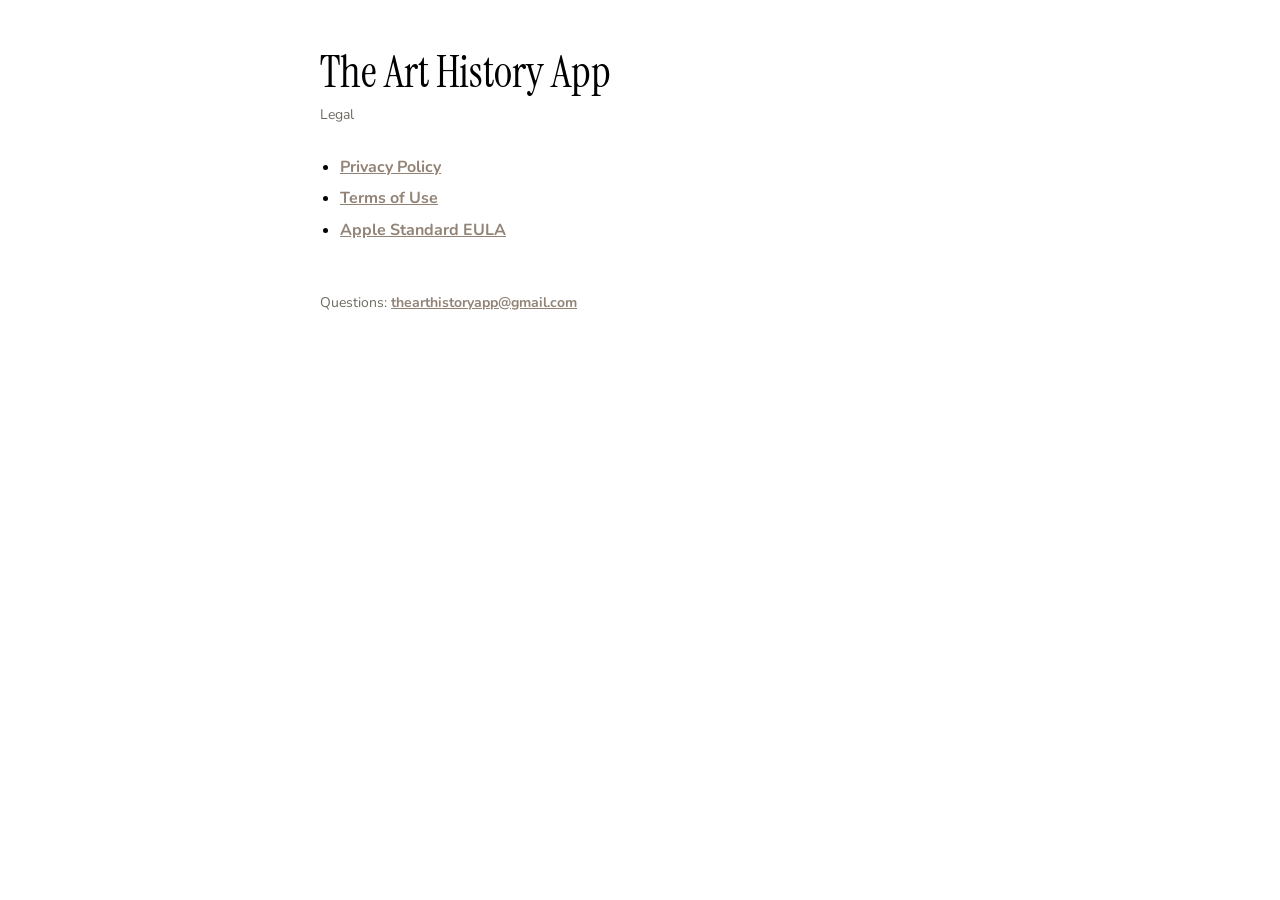
<file: index.html>
<!doctype html>
<html lang="en">
<head>
<meta charset="utf-8" />
<meta name="viewport" content="width=device-width, initial-scale=1" />
<title>The Art History App: Legal</title>
<link rel="preconnect" href="https://fonts.googleapis.com" />
<link rel="preconnect" href="https://fonts.gstatic.com" crossorigin />
<link href="https://fonts.googleapis.com/css2?family=Instrument+Serif&family=Nunito:wght@400;700;800&display=swap" rel="stylesheet" />
<link rel="stylesheet" href="style.css" />
</head>
<body>
<main>
  <h1>The Art History App</h1>
  <p class="meta">Legal</p>
  <ul>
    <li><a href="privacy.html">Privacy Policy</a></li>
    <li><a href="terms.html">Terms of Use</a></li>
    <li><a href="https://www.apple.com/legal/internet-services/itunes/dev/stdeula/">Apple Standard EULA</a></li>
  </ul>
  <footer>Questions: <a href="mailto:thearthistoryapp@gmail.com">thearthistoryapp@gmail.com</a></footer>
</main>
</body>
</html>
</file>
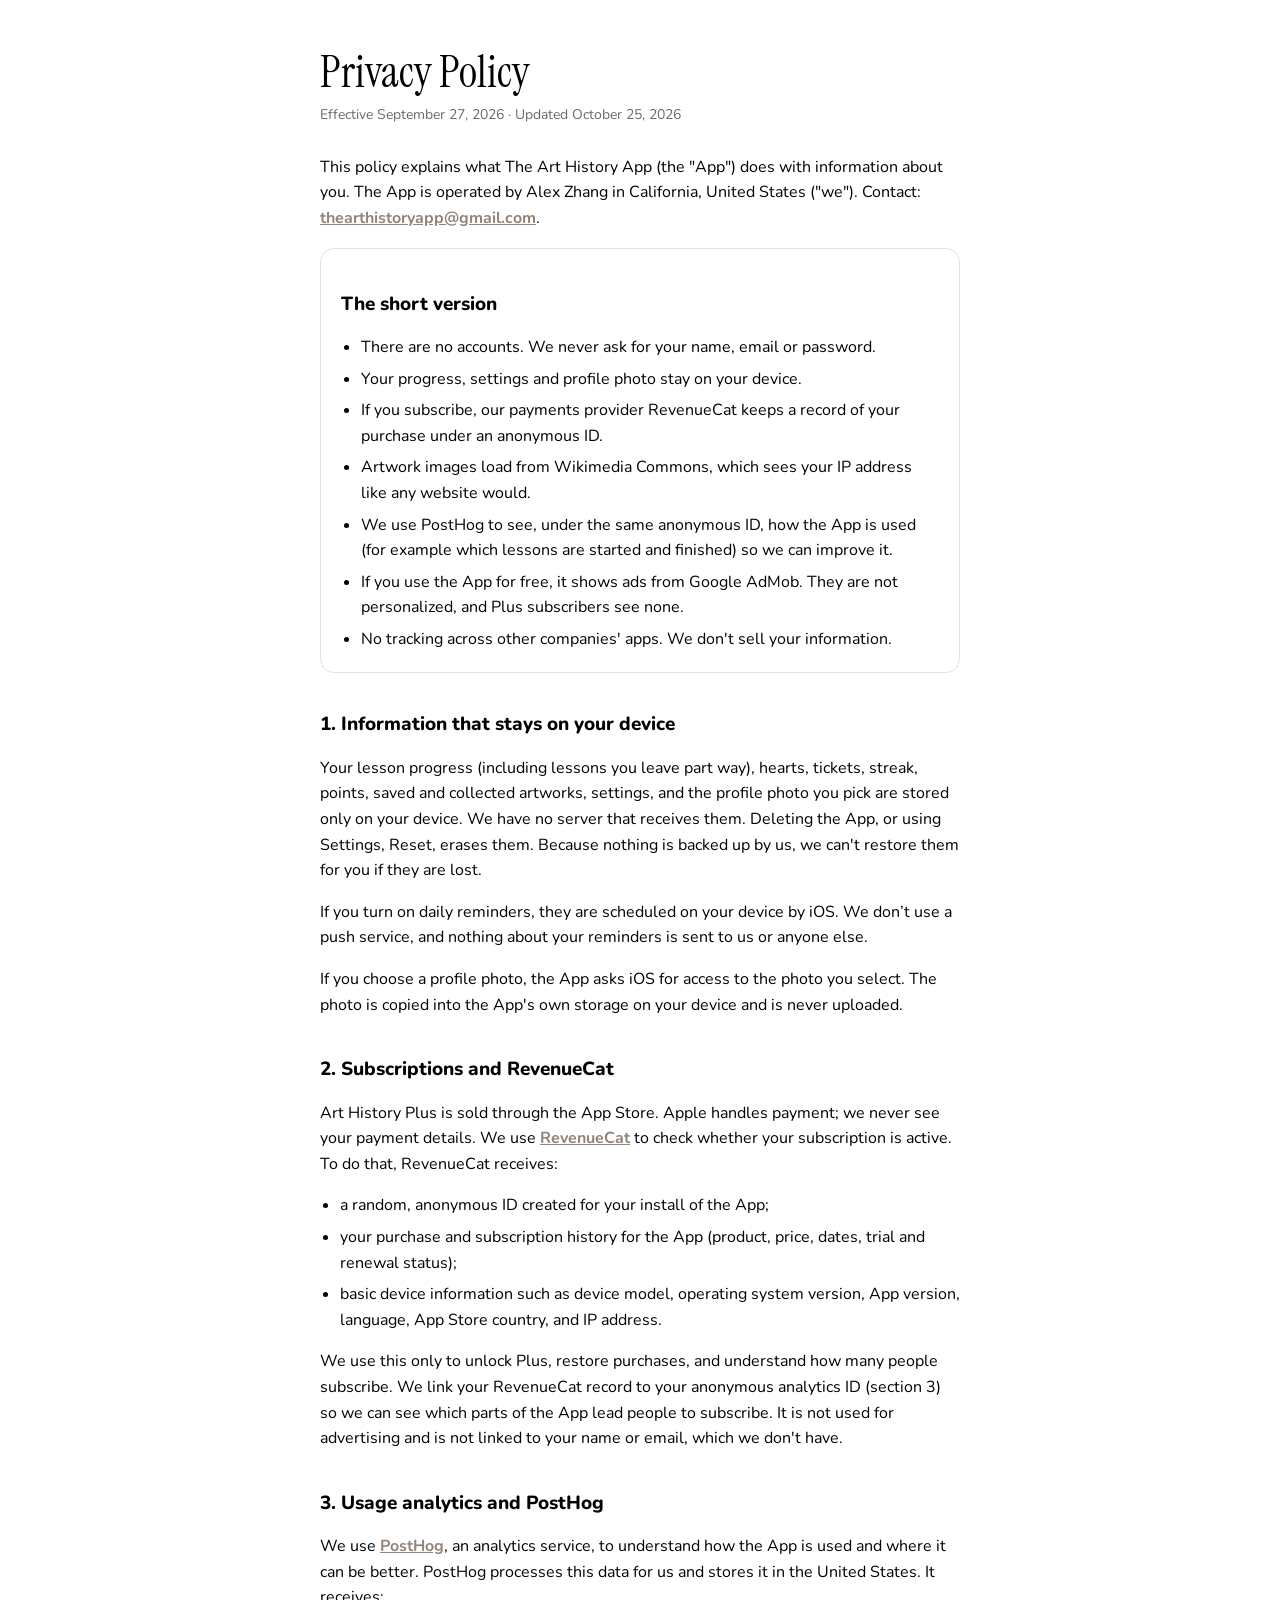
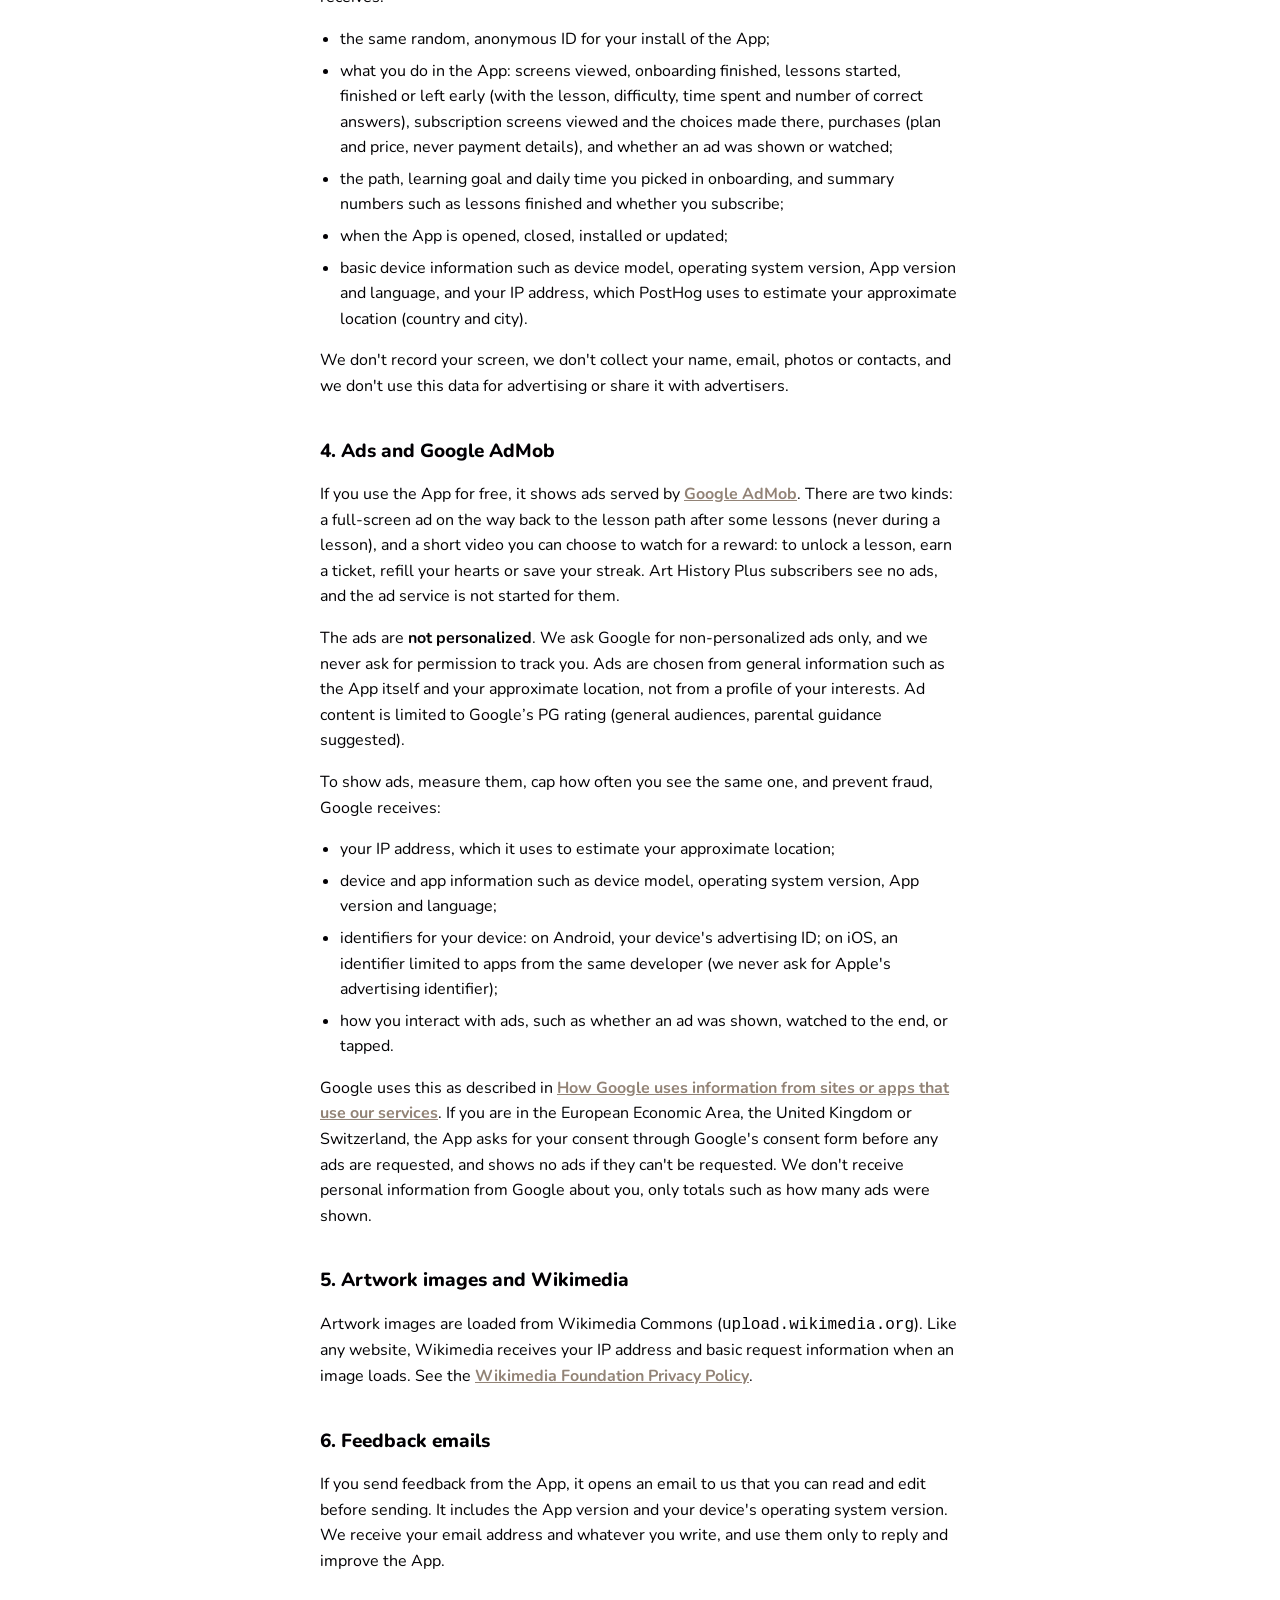
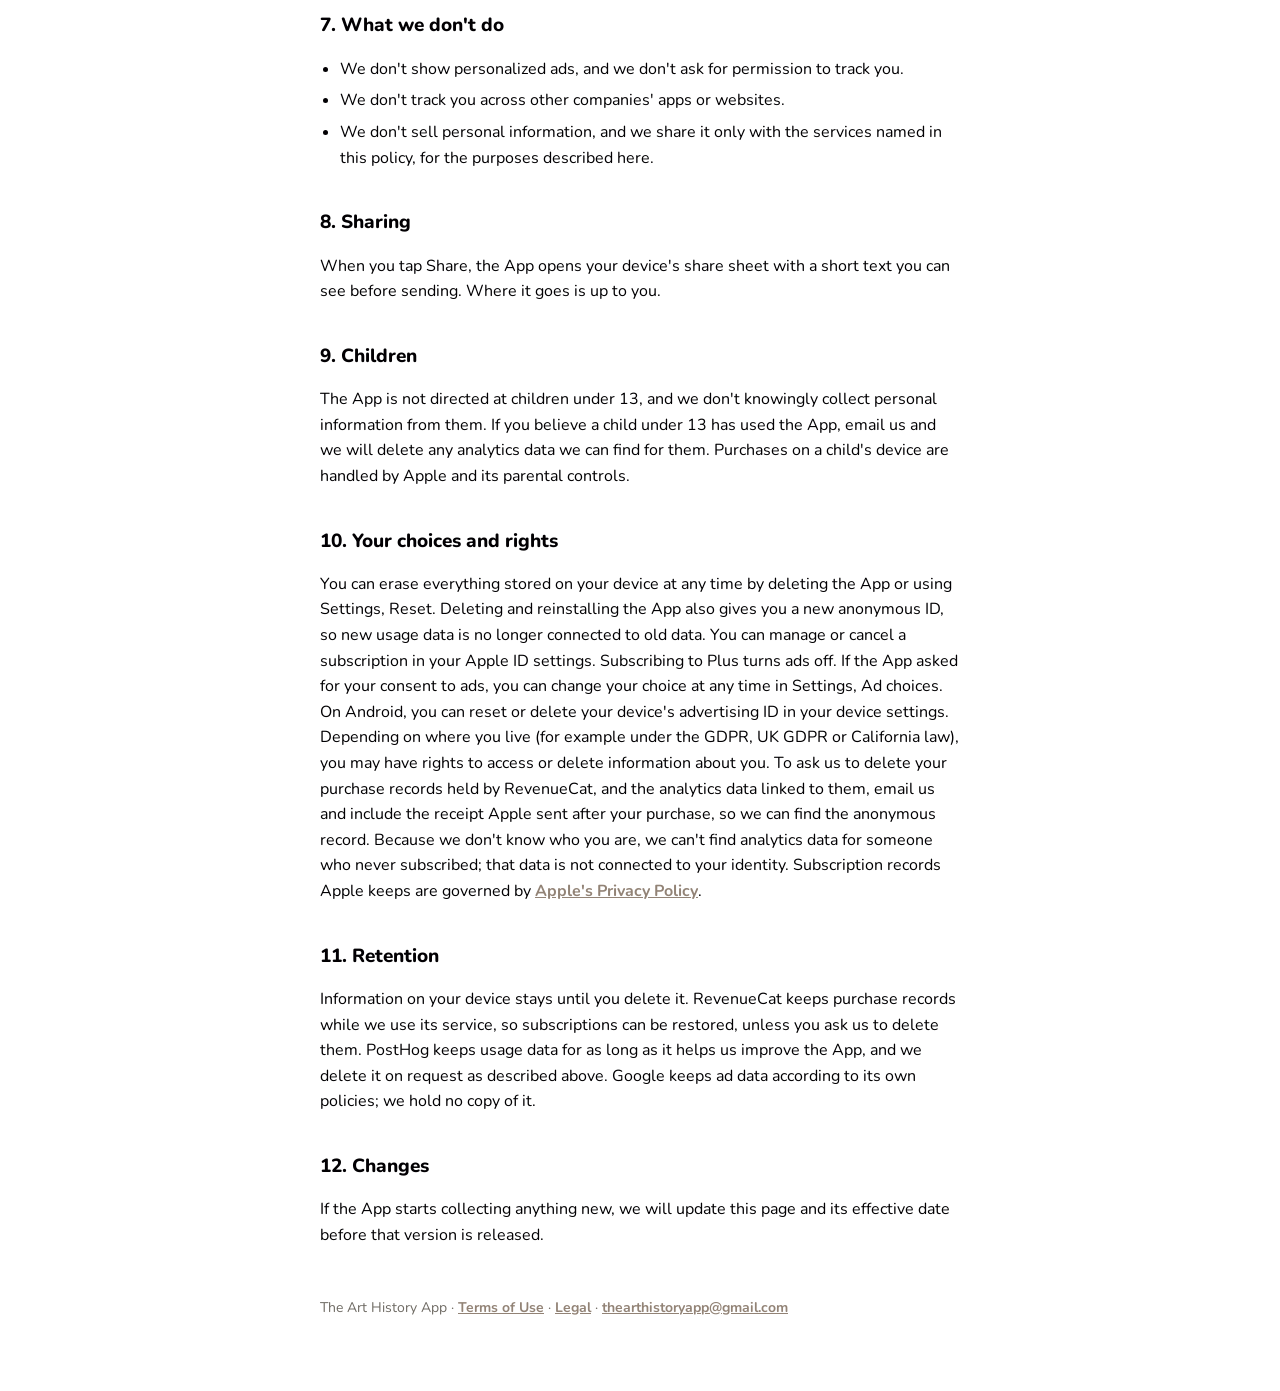
<file: privacy.html>
<!doctype html>
<html lang="en">
<head>
<meta charset="utf-8" />
<meta name="viewport" content="width=device-width, initial-scale=1" />
<title>Privacy Policy: The Art History App</title>
<link rel="preconnect" href="https://fonts.googleapis.com" />
<link rel="preconnect" href="https://fonts.gstatic.com" crossorigin />
<link href="https://fonts.googleapis.com/css2?family=Instrument+Serif&family=Nunito:wght@400;700;800&display=swap" rel="stylesheet" />
<link rel="stylesheet" href="style.css" />
</head>
<body>
<main>
  <h1>Privacy Policy</h1>
  <p class="meta">Effective September 27, 2026 · Updated October 25, 2026</p>

  <p>This policy explains what The Art History App (the "App") does with information about you. The App is operated by Alex Zhang in California, United States ("we"). Contact: <a href="mailto:thearthistoryapp@gmail.com">thearthistoryapp@gmail.com</a>.</p>

  <div class="card">
    <h2>The short version</h2>
    <ul>
      <li>There are no accounts. We never ask for your name, email or password.</li>
      <li>Your progress, settings and profile photo stay on your device.</li>
      <li>If you subscribe, our payments provider RevenueCat keeps a record of your purchase under an anonymous ID.</li>
      <li>Artwork images load from Wikimedia Commons, which sees your IP address like any website would.</li>
      <li>We use PostHog to see, under the same anonymous ID, how the App is used (for example which lessons are started and finished) so we can improve it.</li>
      <li>If you use the App for free, it shows ads from Google AdMob. They are not personalized, and Plus subscribers see none.</li>
      <li>No tracking across other companies' apps. We don't sell your information.</li>
    </ul>
  </div>

  <h2>1. Information that stays on your device</h2>
  <p>Your lesson progress (including lessons you leave part way), hearts, tickets, streak, points, saved and collected artworks, settings, and the profile photo you pick are stored only on your device. We have no server that receives them. Deleting the App, or using Settings, Reset, erases them. Because nothing is backed up by us, we can't restore them for you if they are lost.</p>
  <p>If you turn on daily reminders, they are scheduled on your device by iOS. We don’t use a push service, and nothing about your reminders is sent to us or anyone else.</p>
  <p>If you choose a profile photo, the App asks iOS for access to the photo you select. The photo is copied into the App's own storage on your device and is never uploaded.</p>

  <h2>2. Subscriptions and RevenueCat</h2>
  <p>Art History Plus is sold through the App Store. Apple handles payment; we never see your payment details. We use <a href="https://www.revenuecat.com/privacy">RevenueCat</a> to check whether your subscription is active. To do that, RevenueCat receives:</p>
  <ul>
    <li>a random, anonymous ID created for your install of the App;</li>
    <li>your purchase and subscription history for the App (product, price, dates, trial and renewal status);</li>
    <li>basic device information such as device model, operating system version, App version, language, App Store country, and IP address.</li>
  </ul>
  <p>We use this only to unlock Plus, restore purchases, and understand how many people subscribe. We link your RevenueCat record to your anonymous analytics ID (section 3) so we can see which parts of the App lead people to subscribe. It is not used for advertising and is not linked to your name or email, which we don't have.</p>

  <h2>3. Usage analytics and PostHog</h2>
  <p>We use <a href="https://posthog.com/privacy">PostHog</a>, an analytics service, to understand how the App is used and where it can be better. PostHog processes this data for us and stores it in the United States. It receives:</p>
  <ul>
    <li>the same random, anonymous ID for your install of the App;</li>
    <li>what you do in the App: screens viewed, onboarding finished, lessons started, finished or left early (with the lesson, difficulty, time spent and number of correct answers), subscription screens viewed and the choices made there, purchases (plan and price, never payment details), and whether an ad was shown or watched;</li>
    <li>the path, learning goal and daily time you picked in onboarding, and summary numbers such as lessons finished and whether you subscribe;</li>
    <li>when the App is opened, closed, installed or updated;</li>
    <li>basic device information such as device model, operating system version, App version and language, and your IP address, which PostHog uses to estimate your approximate location (country and city).</li>
  </ul>
  <p>We don't record your screen, we don't collect your name, email, photos or contacts, and we don't use this data for advertising or share it with advertisers.</p>

  <h2>4. Ads and Google AdMob</h2>
  <p>If you use the App for free, it shows ads served by <a href="https://policies.google.com/privacy">Google AdMob</a>. There are two kinds: a full-screen ad on the way back to the lesson path after some lessons (never during a lesson), and a short video you can choose to watch for a reward: to unlock a lesson, earn a ticket, refill your hearts or save your streak. Art History Plus subscribers see no ads, and the ad service is not started for them.</p>
  <p>The ads are <strong>not personalized</strong>. We ask Google for non-personalized ads only, and we never ask for permission to track you. Ads are chosen from general information such as the App itself and your approximate location, not from a profile of your interests. Ad content is limited to Google’s PG rating (general audiences, parental guidance suggested).</p>
  <p>To show ads, measure them, cap how often you see the same one, and prevent fraud, Google receives:</p>
  <ul>
    <li>your IP address, which it uses to estimate your approximate location;</li>
    <li>device and app information such as device model, operating system version, App version and language;</li>
    <li>identifiers for your device: on Android, your device's advertising ID; on iOS, an identifier limited to apps from the same developer (we never ask for Apple's advertising identifier);</li>
    <li>how you interact with ads, such as whether an ad was shown, watched to the end, or tapped.</li>
  </ul>
  <p>Google uses this as described in <a href="https://policies.google.com/technologies/partner-sites">How Google uses information from sites or apps that use our services</a>. If you are in the European Economic Area, the United Kingdom or Switzerland, the App asks for your consent through Google's consent form before any ads are requested, and shows no ads if they can't be requested. We don't receive personal information from Google about you, only totals such as how many ads were shown.</p>

  <h2>5. Artwork images and Wikimedia</h2>
  <p>Artwork images are loaded from Wikimedia Commons (<code>upload.wikimedia.org</code>). Like any website, Wikimedia receives your IP address and basic request information when an image loads. See the <a href="https://foundation.wikimedia.org/wiki/Policy:Privacy_policy">Wikimedia Foundation Privacy Policy</a>.</p>

  <h2>6. Feedback emails</h2>
  <p>If you send feedback from the App, it opens an email to us that you can read and edit before sending. It includes the App version and your device's operating system version. We receive your email address and whatever you write, and use them only to reply and improve the App.</p>

  <h2>7. What we don't do</h2>
  <ul>
    <li>We don't show personalized ads, and we don't ask for permission to track you.</li>
    <li>We don't track you across other companies' apps or websites.</li>
    <li>We don't sell personal information, and we share it only with the services named in this policy, for the purposes described here.</li>
  </ul>

  <h2>8. Sharing</h2>
  <p>When you tap Share, the App opens your device's share sheet with a short text you can see before sending. Where it goes is up to you.</p>

  <h2>9. Children</h2>
  <p>The App is not directed at children under 13, and we don't knowingly collect personal information from them. If you believe a child under 13 has used the App, email us and we will delete any analytics data we can find for them. Purchases on a child's device are handled by Apple and its parental controls.</p>

  <h2>10. Your choices and rights</h2>
  <p>You can erase everything stored on your device at any time by deleting the App or using Settings, Reset. Deleting and reinstalling the App also gives you a new anonymous ID, so new usage data is no longer connected to old data. You can manage or cancel a subscription in your Apple ID settings. Subscribing to Plus turns ads off. If the App asked for your consent to ads, you can change your choice at any time in Settings, Ad choices. On Android, you can reset or delete your device's advertising ID in your device settings. Depending on where you live (for example under the GDPR, UK GDPR or California law), you may have rights to access or delete information about you. To ask us to delete your purchase records held by RevenueCat, and the analytics data linked to them, email us and include the receipt Apple sent after your purchase, so we can find the anonymous record. Because we don't know who you are, we can't find analytics data for someone who never subscribed; that data is not connected to your identity. Subscription records Apple keeps are governed by <a href="https://www.apple.com/legal/privacy/">Apple's Privacy Policy</a>.</p>

  <h2>11. Retention</h2>
  <p>Information on your device stays until you delete it. RevenueCat keeps purchase records while we use its service, so subscriptions can be restored, unless you ask us to delete them. PostHog keeps usage data for as long as it helps us improve the App, and we delete it on request as described above. Google keeps ad data according to its own policies; we hold no copy of it.</p>

  <h2>12. Changes</h2>
  <p>If the App starts collecting anything new, we will update this page and its effective date before that version is released.</p>

  <footer>The Art History App · <a href="terms.html">Terms of Use</a> · <a href="index.html">Legal</a> · <a href="mailto:thearthistoryapp@gmail.com">thearthistoryapp@gmail.com</a></footer>
</main>
</body>
</html>
</file>
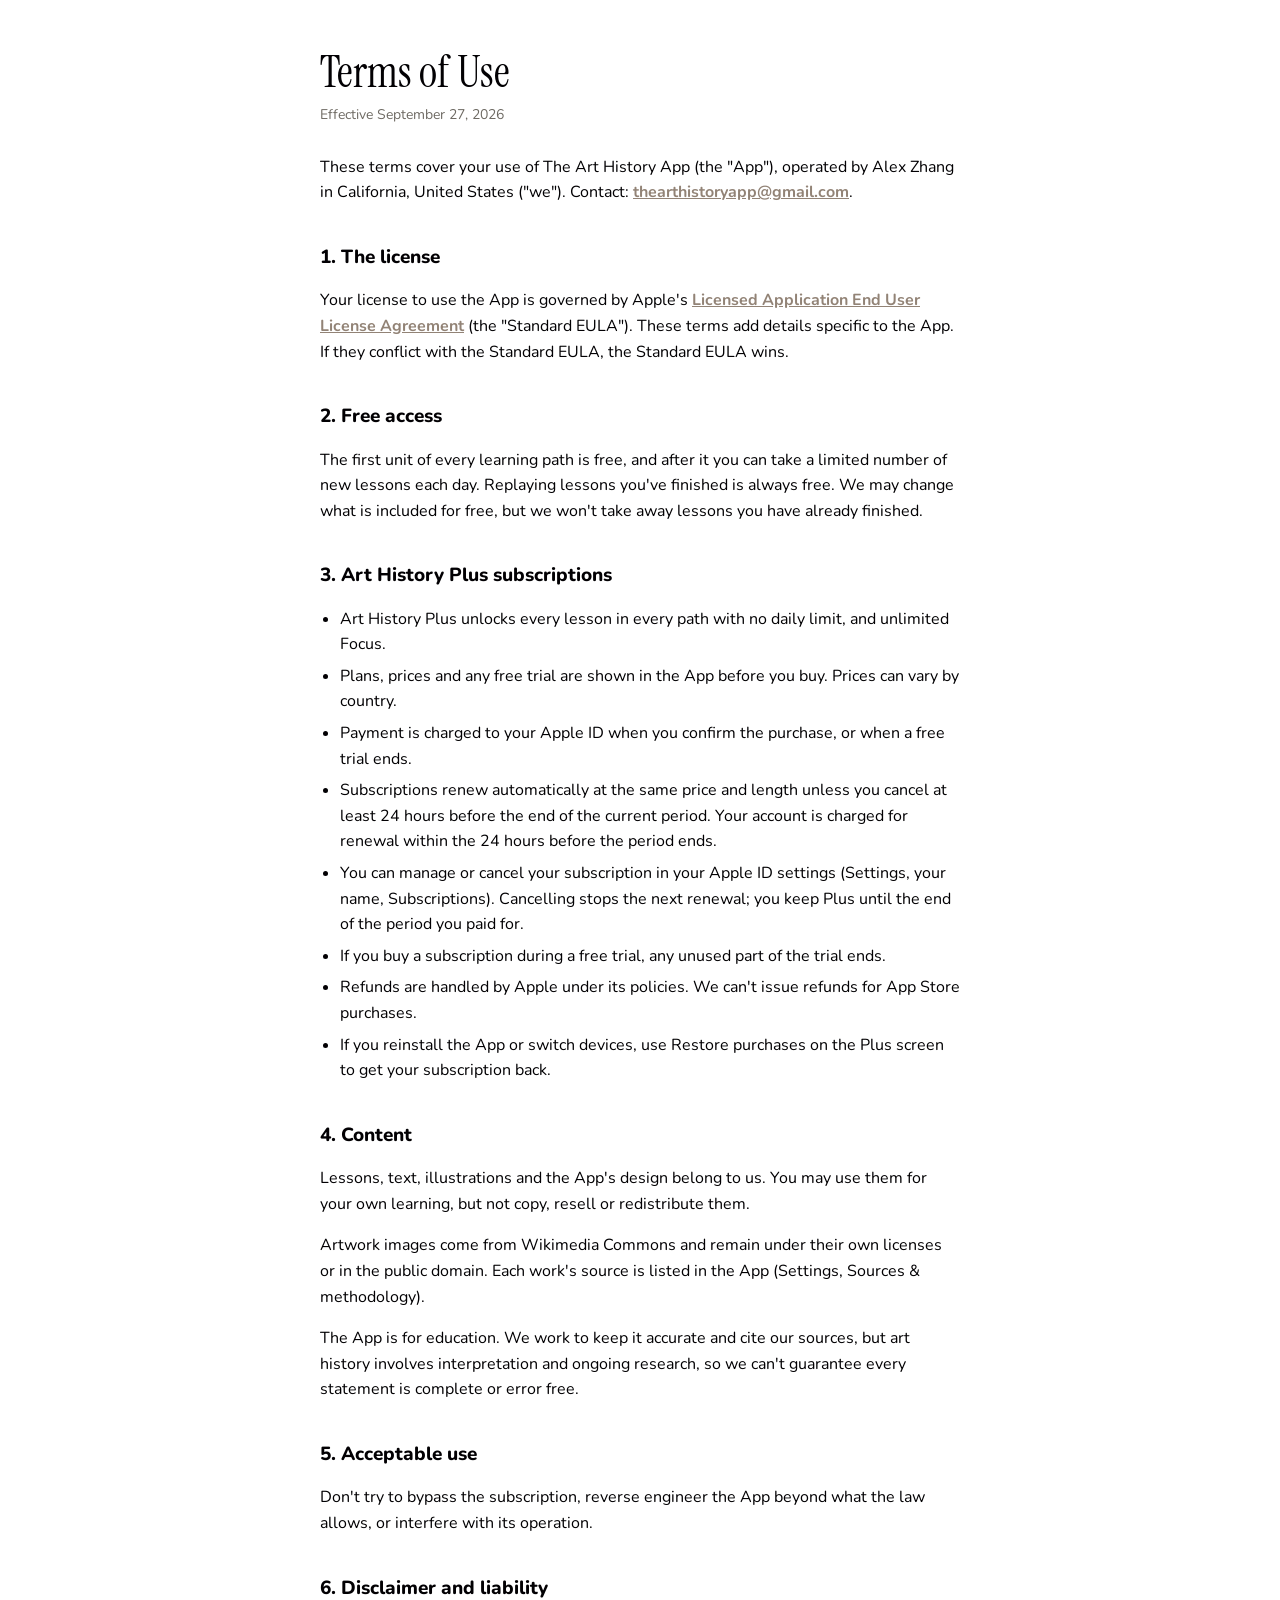
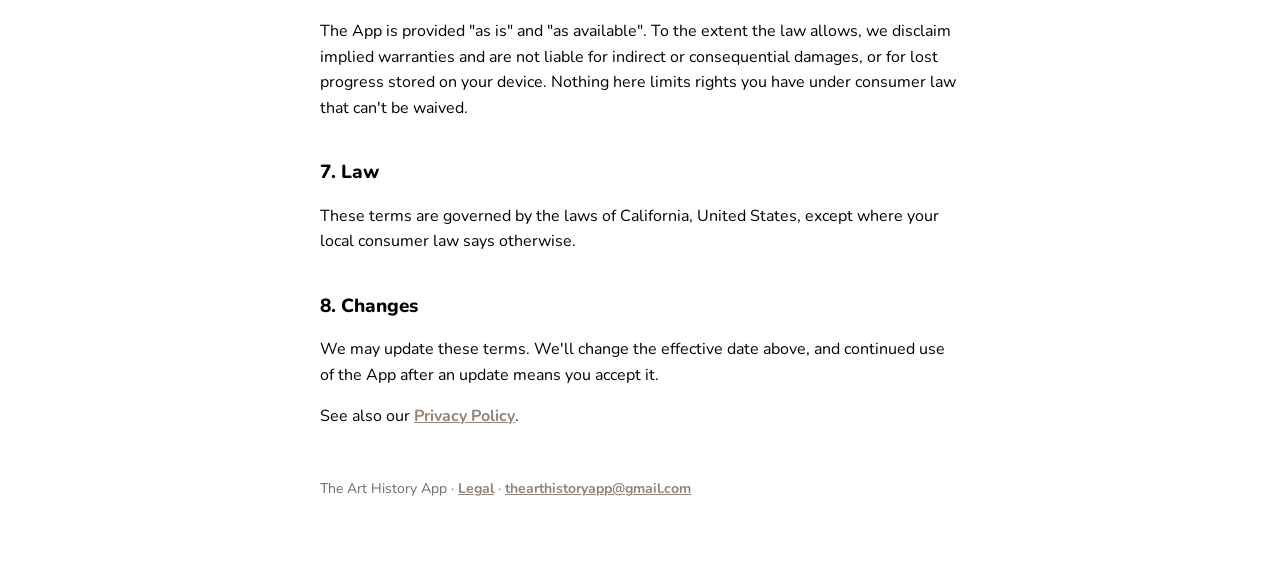
<file: terms.html>
<!doctype html>
<html lang="en">
<head>
<meta charset="utf-8" />
<meta name="viewport" content="width=device-width, initial-scale=1" />
<title>Terms of Use: The Art History App</title>
<link rel="preconnect" href="https://fonts.googleapis.com" />
<link rel="preconnect" href="https://fonts.gstatic.com" crossorigin />
<link href="https://fonts.googleapis.com/css2?family=Instrument+Serif&family=Nunito:wght@400;700;800&display=swap" rel="stylesheet" />
<link rel="stylesheet" href="style.css" />
</head>
<body>
<main>
  <h1>Terms of Use</h1>
  <p class="meta">Effective September 27, 2026</p>

  <p>These terms cover your use of The Art History App (the "App"), operated by Alex Zhang in California, United States ("we"). Contact: <a href="mailto:thearthistoryapp@gmail.com">thearthistoryapp@gmail.com</a>.</p>

  <h2>1. The license</h2>
  <p>Your license to use the App is governed by Apple's <a href="https://www.apple.com/legal/internet-services/itunes/dev/stdeula/">Licensed Application End User License Agreement</a> (the "Standard EULA"). These terms add details specific to the App. If they conflict with the Standard EULA, the Standard EULA wins.</p>

  <h2>2. Free access</h2>
  <p>The first unit of every learning path is free, and after it you can take a limited number of new lessons each day. Replaying lessons you've finished is always free. We may change what is included for free, but we won't take away lessons you have already finished.</p>

  <h2>3. Art History Plus subscriptions</h2>
  <ul>
    <li>Art History Plus unlocks every lesson in every path with no daily limit, and unlimited Focus.</li>
    <li>Plans, prices and any free trial are shown in the App before you buy. Prices can vary by country.</li>
    <li>Payment is charged to your Apple ID when you confirm the purchase, or when a free trial ends.</li>
    <li>Subscriptions renew automatically at the same price and length unless you cancel at least 24 hours before the end of the current period. Your account is charged for renewal within the 24 hours before the period ends.</li>
    <li>You can manage or cancel your subscription in your Apple ID settings (Settings, your name, Subscriptions). Cancelling stops the next renewal; you keep Plus until the end of the period you paid for.</li>
    <li>If you buy a subscription during a free trial, any unused part of the trial ends.</li>
    <li>Refunds are handled by Apple under its policies. We can't issue refunds for App Store purchases.</li>
    <li>If you reinstall the App or switch devices, use Restore purchases on the Plus screen to get your subscription back.</li>
  </ul>

  <h2>4. Content</h2>
  <p>Lessons, text, illustrations and the App's design belong to us. You may use them for your own learning, but not copy, resell or redistribute them.</p>
  <p>Artwork images come from Wikimedia Commons and remain under their own licenses or in the public domain. Each work's source is listed in the App (Settings, Sources &amp; methodology).</p>
  <p>The App is for education. We work to keep it accurate and cite our sources, but art history involves interpretation and ongoing research, so we can't guarantee every statement is complete or error free.</p>

  <h2>5. Acceptable use</h2>
  <p>Don't try to bypass the subscription, reverse engineer the App beyond what the law allows, or interfere with its operation.</p>

  <h2>6. Disclaimer and liability</h2>
  <p>The App is provided "as is" and "as available". To the extent the law allows, we disclaim implied warranties and are not liable for indirect or consequential damages, or for lost progress stored on your device. Nothing here limits rights you have under consumer law that can't be waived.</p>

  <h2>7. Law</h2>
  <p>These terms are governed by the laws of California, United States, except where your local consumer law says otherwise.</p>

  <h2>8. Changes</h2>
  <p>We may update these terms. We'll change the effective date above, and continued use of the App after an update means you accept it.</p>

  <p>See also our <a href="privacy.html">Privacy Policy</a>.</p>

  <footer>The Art History App · <a href="index.html">Legal</a> · <a href="mailto:thearthistoryapp@gmail.com">thearthistoryapp@gmail.com</a></footer>
</main>
</body>
</html>
</file>
<file: style.css>
:root {
  --canvas: #FFFFFF;
  --ink: #020003;
  --ink-muted: #6E6A63;
  --line: #E6E2DC;
  --brown: #928376;
  --font-ui: "Avenir Next", "Nunito", system-ui, -apple-system, sans-serif;
  --font-serif: "Instrument Serif", Georgia, serif;
}
* { box-sizing: border-box; }
body {
  margin: 0;
  background: var(--canvas);
  color: var(--ink);
  font-family: var(--font-ui);
  font-size: 16px;
  line-height: 1.6;
}
main { max-width: 680px; margin: 0 auto; padding: 48px 20px 72px; }
h1 { font-family: var(--font-serif); font-weight: 400; font-size: 44px; line-height: 1.1; margin: 0 0 8px; }
h2 { font-size: 19px; font-weight: 800; margin: 36px 0 8px; }
p, li { color: var(--ink); }
.meta { color: var(--ink-muted); font-size: 14px; margin: 0 0 28px; }
a { color: var(--brown); font-weight: 700; }
ul { padding-left: 20px; }
li { margin: 6px 0; }
.card { border: 1px solid var(--line); border-radius: 14px; padding: 4px 20px; }
footer { margin-top: 48px; color: var(--ink-muted); font-size: 14px; }
</file>
